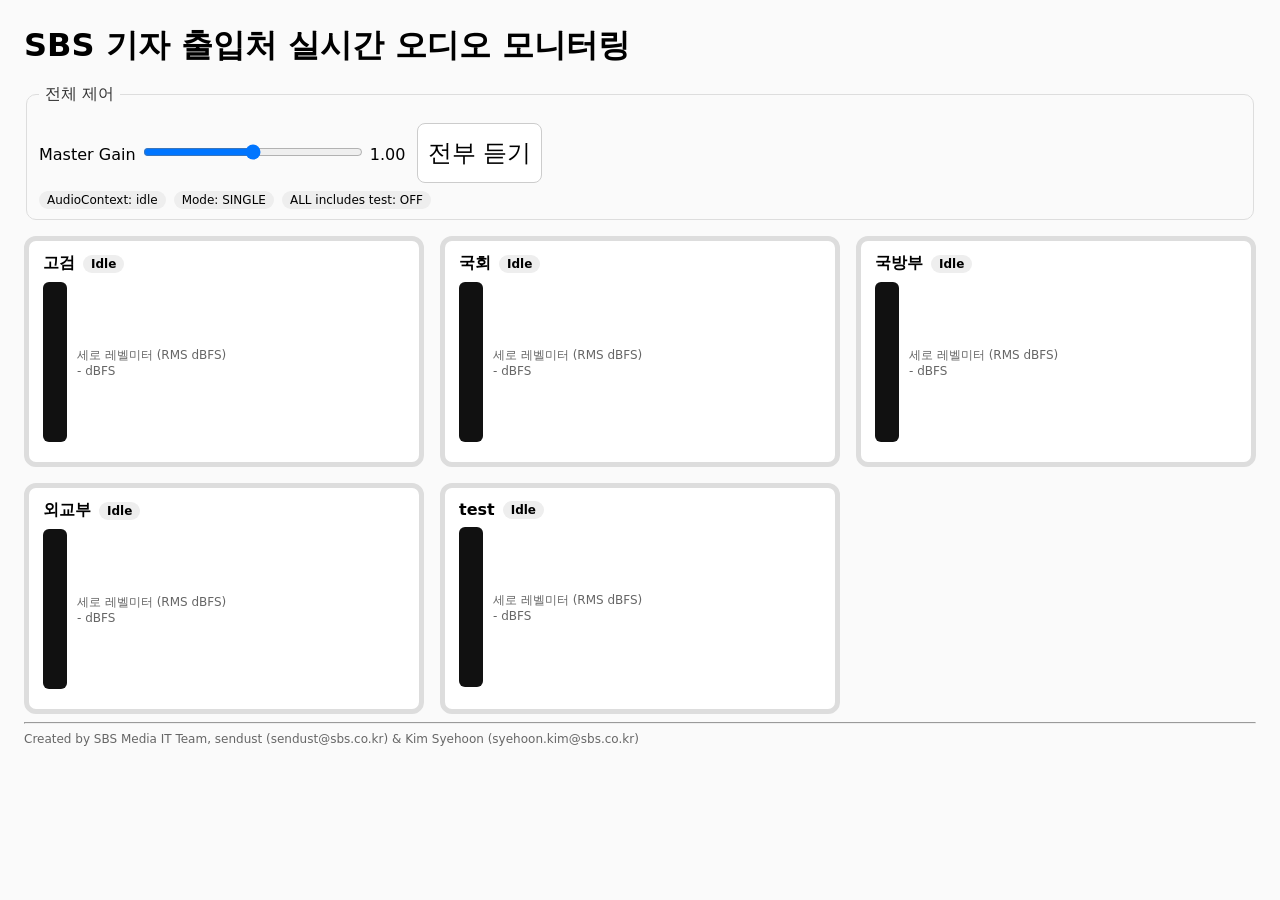
<file: webgui/index.html>
<!DOCTYPE html>
<html lang="ko">
  <head>
    <meta charset="UTF-8" />
    <title>SBS 기자 출입처 실시간 오디오 모니터링</title>
    <meta name="viewport" content="width=device-width, initial-scale=1" />
    <style>
      :root {
        --card-w: 320px;
        --meter-h: 160px;
        --card-selected-bg: #63bdfd; /* 선택 배경색 (옅은 파랑) */
        --card-hover-ring: rgba(30, 136, 229, 0.12);
      }
      body {
        font-family: system-ui, -apple-system, Segoe UI, Roboto,
          Apple SD Gothic Neo, sans-serif;
        background: #fafafa;
        margin: 24px;
      }
      h1 {
        margin: 0 0 16px 0;
      }
      .grid {
        display: grid;
        grid-template-columns: repeat(auto-fit, minmax(var(--card-w), 1fr));
        gap: 16px;
      }
      .card {
        background: #fff;
        border: 1px solid #ddd;
        border-radius: 12px;
        border-width: 5px;
        padding: 12px 14px;
        cursor: pointer;
        transition: background-color 140ms ease, border-color 120ms ease,
          box-shadow 120ms ease;
      }
      .card:hover {
        border-color: #182530 !important;
        box-shadow: 0 0 0 3px var(--card-hover-ring);
      }
      .card.selected {
        background: var(--card-selected-bg);
        border-color: #90caf9; /* 선택임을 미묘하게 보이게만 */
        box-shadow: 0 0 0 2px var(--card-hover-ring);
      }
      .title {
        font-weight: 600;
        margin-bottom: 8px;
        display: flex;
        align-items: center;
        gap: 8px;
      }
      .pill {
        font-size: 12px;
        background: #eee;
        padding: 2px 8px;
        border-radius: 9999px;
      }
      .row {
        display: flex;
        align-items: center;
        gap: 10px;
        margin: 8px 0;
        flex-wrap: wrap;
      }
      .meter {
        width: 24px;
        height: var(--meter-h);
        background: #111;
        border-radius: 6px;
      }
      .controls {
        display: flex;
        align-items: center;
        gap: 12px;
        flex-wrap: wrap;
      }
      .small {
        color: #666;
        font-size: 12px;
      }
      fieldset {
        border: 1px solid #ddd;
        border-radius: 10px;
        padding: 10px 12px;
        margin-bottom: 16px;
      }
      legend {
        color: #333;
        padding: 0 6px;
      }
      input[type="range"] {
        width: 220px;
      }
      .status {
        display: flex;
        gap: 8px;
        flex-wrap: wrap;
      }
      button {
        min-width: 120px;
        width: max-content;
        height: 60px;
        font-size: x-large;
        padding: 6px 10px;
        border: 1px solid #ccc;
        background: #fff;
        border-radius: 8px;
        cursor: pointer;
      }
      button:disabled {
        opacity: 0.5;
        cursor: not-allowed;
      }
    </style>
    <script src="./reader.js"></script>
  </head>
  <body>
    <h1>SBS 기자 출입처 실시간 오디오 모니터링</h1>

    <fieldset>
      <legend>전체 제어</legend>
      <div class="row controls">
        <label>
          Master Gain
          <input
            id="slMaster"
            type="range"
            min="0"
            max="2"
            step="0.01"
            value="1.00"
          />
          <span id="lblMaster">1.00</span>
        </label>

        <!-- Start 제거, 전부 듣기만 유지 -->
        <button id="btnAll" title="URL ?test=true 시 test 포함, 아니면 제외">
          전부 듣기
        </button>
      </div>

      <div id="globalStatus" class="status">
        <span class="pill" id="ctx">AudioContext: idle</span>
        <span class="pill" id="monMode">Mode: SINGLE</span>
        <span class="pill" id="testIncl">ALL includes test: OFF</span>
      </div>
    </fieldset>

    <div class="grid" id="grid"></div>

    <script>
      // ───────────────────────────────────────────────────────────────────
      // 설정
      const SOURCES = [
        {
          title: "고검",
          url: `http://${window.location.hostname}:8889/alsa10`,
        }, // 0
        {
          title: "국회",
          url: `http://${window.location.hostname}:8889/alsa11`,
        }, // 1
        {
          title: "국방부",
          url: `http://${window.location.hostname}:8889/alsa00`,
        }, // 2
        {
          title: "외교부",
          url: `http://${window.location.hostname}:8889/alsa01`,
        }, // 3
        { title: "test", url: `http://${window.location.hostname}:8889/test` }, // 4 (조건부 포함)
      ];
      const TEST_INDEX = 4;
      const whepUrl = (u) => u.replace(/\/$/, "") + "/whep";

      // URL 파라미터: ?test=true → 전부 듣기에 test 포함
      const params = new URLSearchParams(location.search);
      const includeTestInAll = params.get("test") === "true";

      // DOM
      const grid = document.getElementById("grid");
      const slMaster = document.getElementById("slMaster");
      const lblMaster = document.getElementById("lblMaster");
      const ctxEl = document.getElementById("ctx");
      const btnAll = document.getElementById("btnAll");
      const monModeEl = document.getElementById("monMode");
      const testInclEl = document.getElementById("testIncl");

      // 상태
      let audioCtx = null;
      let master = null;
      let routed = false;
      let started = false;

      let listenAllMode = false; // ALL/SINGLE
      let selectedIndex = null; // SINGLE 모드에서 선택된 인덱스

      const state = SOURCES.map(() => ({
        reader: null,
        remoteTrack: null,
        remoteStream: null,
        aud: null,
        srcNode: null,
        gainNode: null,
        analyser: null,
        meterRAF: 0,
        canvas: null,
        vctx: null,
        statusEl: null,
        levelEl: null,
        cardEl: null, // 카드 요소 참조(선택 표시용)
        readyResolve: null,
        ready: null,
      }));

      testInclEl.textContent =
        "ALL includes test: " + (includeTestInAll ? "ON" : "OFF");

      // ───────────────────────────────────────────────────────────────────
      // UI 생성 (라디오 제거, 카드 클릭으로 선택)
      SOURCES.forEach((s, i) => {
        const card = document.createElement("div");
        card.className = "card";
        card.id = `card${i}`;

        const title = document.createElement("div");
        title.className = "title";
        title.innerHTML = `${s.title} <span class="pill" id="st${i}">Idle</span>`;

        const meterWrap = document.createElement("div");
        meterWrap.className = "row";
        const canvas = document.createElement("canvas");
        canvas.className = "meter";
        canvas.id = `vz${i}`;
        meterWrap.appendChild(canvas);

        const labels = document.createElement("div");
        labels.innerHTML = `
          <div class="small">세로 레벨미터 (RMS dBFS)</div>
          <div class="small" id="lv${i}">- dBFS</div>`;
        meterWrap.appendChild(labels);

        card.appendChild(title);
        card.appendChild(meterWrap);
        grid.appendChild(card);

        // 상태 참조 저장
        state[i].canvas = canvas;
        state[i].vctx = canvas.getContext("2d");
        state[i].statusEl = document.getElementById(`st${i}`);
        state[i].levelEl = document.getElementById(`lv${i}`);
        state[i].cardEl = card;

        // 카드 클릭 → 사용자 제스처로 시작 + SINGLE 전환 + 하이라이트 갱신
        card.addEventListener("click", async () => {
          await ensureStartedFromGesture();
          listenAllMode = false;
          selectedIndex = i;
          updateModePill();
          applyCurrentMonitorMode();
          updateCardSelections();
        });
      });

      // 컨트롤 바인딩
      slMaster.addEventListener("input", () => {
        const v = parseFloat(slMaster.value);
        lblMaster.textContent = v.toFixed(2);
        if (master) master.gain.value = v;
      });

      // ‘전부 듣기’ → 시작/ALL 전환 + 하이라이트 반영
      btnAll.addEventListener("click", async () => {
        await ensureStartedFromGesture();
        listenAllMode = true;
        updateModePill();
        applyCurrentMonitorMode();
        updateCardSelections();
      });

      // ───────────────────────────────────────────────────────────────────
      // 최초 사용자 제스처로 시작
      async function ensureStartedFromGesture() {
        if (started) return;
        await startAll(); // 내부에서 AudioContext 생성/재개 + 소스 준비
      }

      async function startAll() {
        if (!audioCtx || audioCtx.state === "closed") {
          audioCtx = new (window.AudioContext || window.webkitAudioContext)({
            latencyHint: "playback",
            sampleRate: 48000,
          });
        }
        if (audioCtx.state === "suspended") {
          await audioCtx.resume();
        }
        updateCtxPill();

        master = new GainNode(audioCtx, { gain: parseFloat(slMaster.value) });
        if (!routed) {
          master.connect(audioCtx.destination);
          routed = true;
        }

        // 모든 소스에 리더 연결(동시에 미터까지 준비)
        await Promise.all(SOURCES.map((_, i) => startReader(i)));

        // 시작 직후 라우팅: 아직 선택 안 되었으면 무음 유지
        applyCurrentMonitorMode();

        started = true;
      }

      function updateCtxPill() {
        const st = audioCtx ? audioCtx.state : "idle";
        ctxEl.textContent = "AudioContext: " + st;
      }
      function updateModePill() {
        monModeEl.textContent = "Mode: " + (listenAllMode ? "ALL" : "SINGLE");
      }

      // ───────────────────────────────────────────────────────────────────
      // WebRTC 수신기
      async function startReader(i) {
        state[i].ready = new Promise((res) => (state[i].readyResolve = res));

        const reader = new MediaMTXWebRTCReader({
          url: whepUrl(SOURCES[i].url),
          onError: (e) => {
            console.error("[reader error]", i, e);
            setStatus(i, "Error");
          },
          onTrack: async (evt) => {
            if (evt.track.kind !== "audio") return;

            state[i].remoteTrack = evt.track;
            state[i].remoteStream = new MediaStream([evt.track]);

            // decode 안정화용 mute 오디오
            if (!state[i].aud) {
              state[i].aud = new Audio();
              state[i].aud.muted = true;
              state[i].aud.playsInline = true;
            }
            state[i].aud.srcObject = state[i].remoteStream;
            try {
              await state[i].aud.play();
            } catch (_) {}

            // WebAudio 경로
            try {
              state[i].srcNode?.disconnect();
            } catch {}
            state[i].srcNode = audioCtx.createMediaStreamSource(
              state[i].remoteStream
            );
            try {
              state[i].srcNode.channelCount = 1;
              state[i].srcNode.channelCountMode = "explicit";
              state[i].srcNode.channelInterpretation = "discrete";
            } catch {}

            state[i].gainNode = new GainNode(audioCtx, { gain: 0 });
            state[i].srcNode.connect(state[i].gainNode);
            state[i].gainNode.connect(master);

            state[i].analyser = new AnalyserNode(audioCtx, {
              fftSize: 2048,
              smoothingTimeConstant: 0.0,
            });
            try {
              state[i].analyser.channelCount = 1;
              state[i].analyser.channelCountMode = "explicit";
              state[i].analyser.channelInterpretation = "discrete";
            } catch {}
            state[i].srcNode.connect(state[i].analyser);

            setStatus(i, "Connected");
            state[i].readyResolve?.();

            // 미터 시작 및 현재 모드 라우팅(트랙 교체 대응)
            startMeter(i);
            applyCurrentMonitorMode();
          },
        });

        state[i].reader = reader;
        try {
          await reader.start?.();
          setStatus(i, "Starting…");
        } catch (e) {
          console.warn("reader.start?", i, e);
          setStatus(i, "Start error");
        }

        await state[i].ready;
      }

      function setStatus(i, text) {
        if (state[i].statusEl) state[i].statusEl.textContent = text;
      }

      // ───────────────────────────────────────────────────────────────────
      // 라우팅
      function applyCurrentMonitorMode() {
        if (!started) return; // 아직 시작 전이면 아무 것도 하지 않음
        if (listenAllMode) applyAllListen();
        else applySingleSelection();
      }

      // SINGLE: 선택 인덱스만 재생(미선택이면 모두 mute)
      function applySingleSelection() {
        state.forEach((st, i) => {
          if (!st.gainNode) return;
          st.gainNode.gain.value = selectedIndex === i ? 1 : 0;
        });
      }

      // ALL: test 포함 여부는 URL 파라미터로 결정
      function applyAllListen() {
        state.forEach((st, i) => {
          if (!st.gainNode) return;
          const includeThis = includeTestInAll ? true : i !== TEST_INDEX;
          st.gainNode.gain.value = includeThis ? 1 : 0;
        });
      }

      // ───────────────────────────────────────────────────────────────────
      // 카드 선택 표시(테두리 파란색)
      function updateCardSelections() {
        state.forEach((st, i) => {
          const card = st.cardEl;
          if (!card) return;

          if (listenAllMode) {
            // ALL 모드: test 포함 여부 반영
            const includeThis = includeTestInAll ? true : i !== TEST_INDEX;
            card.classList.toggle("selected", includeThis);
          } else {
            // SINGLE 모드: 선택된 카드만 표시
            card.classList.toggle("selected", selectedIndex === i);
          }
        });
      }

      // ───────────────────────────────────────────────────────────────────
      // 레벨 미터
      function startMeter(i) {
        cancelAnimationFrame(state[i].meterRAF);
        const canvas = state[i].canvas,
          vctx = state[i].vctx;
        let analyser = state[i].analyser;
        const levelEl = state[i].levelEl;
        if (!canvas || !vctx || !analyser) return;

        const DPR = window.devicePixelRatio || 1;
        const WCSS = canvas.clientWidth || 24;
        const HCSS = canvas.clientHeight || 160;
        canvas.width = Math.max(1, WCSS * DPR);
        canvas.height = Math.max(1, HCSS * DPR);
        vctx.setTransform(DPR, 0, 0, DPR, 0, 0);

        const dbMin = -100,
          dbMax = 0;
        const clamp = (x, lo, hi) => Math.min(hi, Math.max(lo, x));
        const dbToH = (dB) =>
          ((clamp(dB, dbMin, dbMax) - dbMin) / (dbMax - dbMin)) * HCSS;

        function drawGrid() {
          vctx.strokeStyle = "#2a2a2a";
          [0, -20, -40, -60, -80, -100].forEach((d) => {
            const y = HCSS - dbToH(d);
            vctx.beginPath();
            vctx.moveTo(0, y);
            vctx.lineTo(WCSS, y);
            vctx.stroke();
          });
        }

        const useFloat = typeof analyser.getFloatTimeDomainData === "function";
        let bufF = useFloat ? new Float32Array(analyser.fftSize) : null;
        let bufB = useFloat ? null : new Uint8Array(analyser.fftSize);

        function refreshBuffersIfNeeded(a) {
          if (useFloat) {
            if (!bufF || bufF.length !== a.fftSize)
              bufF = new Float32Array(a.fftSize);
          } else {
            if (!bufB || bufB.length !== a.fftSize)
              bufB = new Uint8Array(a.fftSize);
          }
        }

        function measureDB(a) {
          refreshBuffersIfNeeded(a);
          if (useFloat) {
            a.getFloatTimeDomainData(bufF);
            let mean = 0;
            for (let k = 0; k < bufF.length; k++) mean += bufF[k];
            mean /= bufF.length;
            let sum = 0;
            for (let k = 0; k < bufF.length; k++) {
              const x = bufF[k] - mean;
              sum += x * x;
            }
            let rms = Math.sqrt(sum / bufF.length);
            if (rms < 1e-5) rms = 0;
            const dB = 20 * Math.log10(Math.max(rms, 1e-12));
            return Math.max(dB, -100);
          } else {
            a.getByteTimeDomainData(bufB);
            let mean = 0;
            for (let k = 0; k < bufB.length; k++) mean += (bufB[k] - 128) / 128;
            mean /= bufB.length;
            let sum = 0;
            for (let k = 0; k < bufB.length; k++) {
              const x = (bufB[k] - 128) / 128 - mean;
              sum += x * x;
            }
            let rms = Math.sqrt(sum / bufB.length);
            if (rms < 5e-3) rms = 0;
            const dB = 20 * Math.log10(Math.max(rms, 1e-12));
            return Math.max(dB, -90);
          }
        }

        function tick() {
          state[i].meterRAF = requestAnimationFrame(tick);

          if (state[i].analyser && state[i].analyser !== analyser) {
            analyser = state[i].analyser;
            bufF = useFloat ? new Float32Array(analyser.fftSize) : null;
            bufB = useFloat ? null : new Uint8Array(analyser.fftSize);
          }

          const dB = measureDB(analyser);

          vctx.fillStyle = "#111";
          vctx.fillRect(0, 0, WCSS, HCSS);
          drawGrid();

          const h = dbToH(dB);
          vctx.fillStyle = "#4caf50";
          vctx.fillRect(4, HCSS - h, WCSS - 8, h);

          if (levelEl) levelEl.textContent = `${dB.toFixed(1)} dBFS`;
        }

        tick();
      }

      // 초기 표시(시작 전): SINGLE 모드, 선택 없음 → 하이라이트 없음
      updateCardSelections();
    </script>

    <hr />
    <div class="small">
      Created by SBS Media IT Team, sendust (sendust@sbs.co.kr) & Kim Syehoon
      (syehoon.kim@sbs.co.kr)
    </div>
  </body>
</html>
</file>
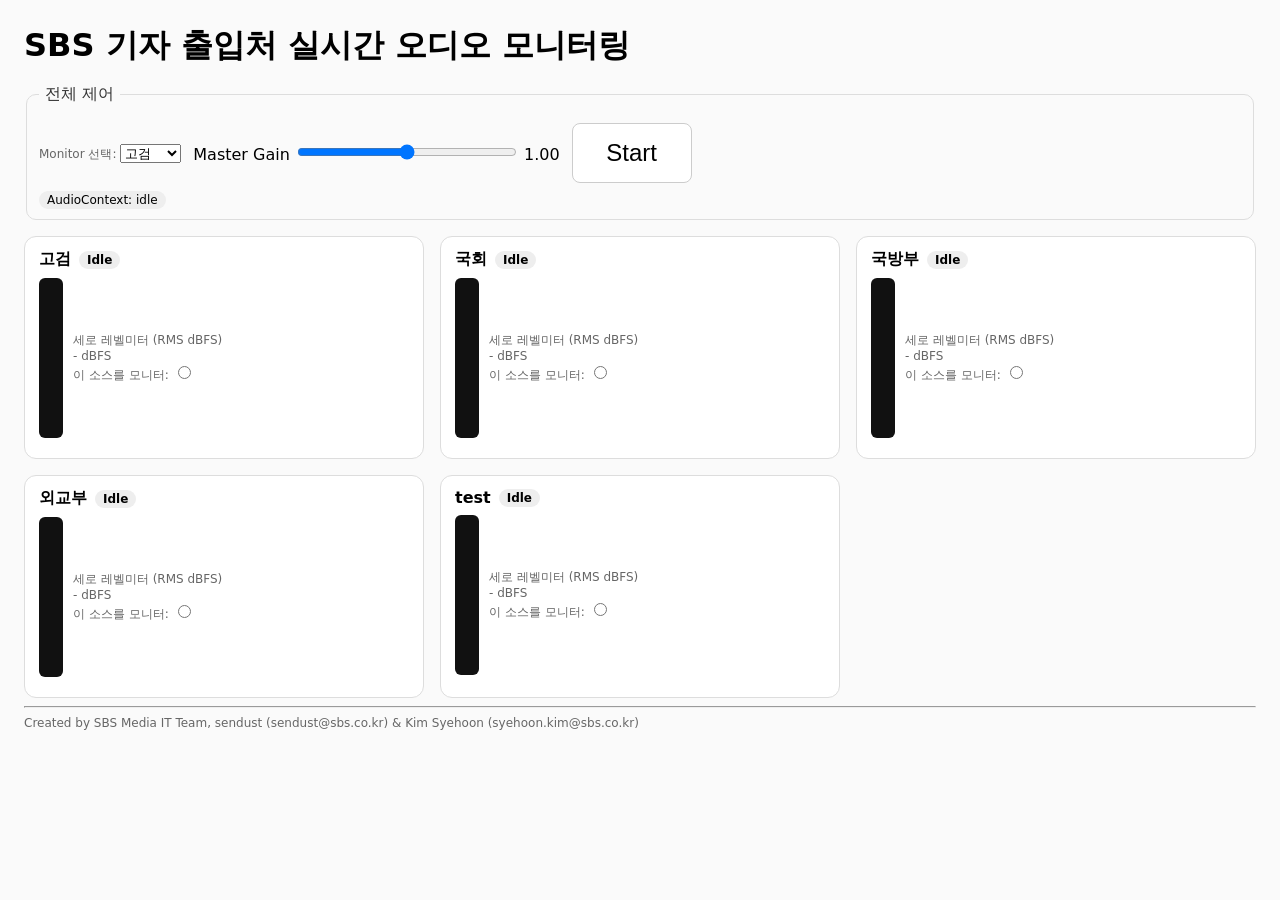
<file: webgui/index_bak.html>
<!DOCTYPE html>
<html lang="ko">
  <head>
    <meta charset="UTF-8" />
    <title>SBS 기자 출입처 실시간 오디오 모니터링</title>
    <meta name="viewport" content="width=device-width, initial-scale=1" />
    <style>
      :root {
        --card-w: 320px;
        --meter-h: 160px;
      }
      body {
        font-family: system-ui, -apple-system, Segoe UI, Roboto,
          Apple SD Gothic Neo, sans-serif;
        background: #fafafa;
        margin: 24px;
      }
      h1 {
        margin: 0 0 16px 0;
      }
      .grid {
        display: grid;
        grid-template-columns: repeat(auto-fit, minmax(var(--card-w), 1fr));
        gap: 16px;
      }
      .card {
        background: #fff;
        border: 1px solid #ddd;
        border-radius: 12px;
        padding: 12px 14px;
      }
      .title {
        font-weight: 600;
        margin-bottom: 8px;
        display: flex;
        align-items: center;
        gap: 8px;
      }
      .pill {
        font-size: 12px;
        background: #eee;
        padding: 2px 8px;
        border-radius: 9999px;
      }
      .row {
        display: flex;
        align-items: center;
        gap: 10px;
        margin: 8px 0;
        flex-wrap: wrap;
      }
      .meter {
        width: 24px;
        height: var(--meter-h);
        background: #111;
        border-radius: 6px;
      }
      .controls {
        display: flex;
        align-items: center;
        gap: 12px;
        flex-wrap: wrap;
      }
      .small {
        color: #666;
        font-size: 12px;
      }
      fieldset {
        border: 1px solid #ddd;
        border-radius: 10px;
        padding: 10px 12px;
        margin-bottom: 16px;
      }
      legend {
        color: #333;
        padding: 0 6px;
      }
      input[type="range"] {
        width: 220px;
      }
      .status {
        display: flex;
        gap: 8px;
        flex-wrap: wrap;
      }
      button {
        width: 120px;
        height: 60px;
        font-size: x-large;
        padding: 6px 10px;
        border: 1px solid #ccc;
        background: #fff;
        border-radius: 8px;
        cursor: pointer;
      }
      button:disabled {
        opacity: 0.5;
        cursor: not-allowed;
      }
    </style>
    <!-- MediaMTX WebRTC helper (동일 오리진에서 서비스) -->
    <script src="./reader.js"></script>
  </head>
  <body>
    <h1>SBS 기자 출입처 실시간 오디오 모니터링</h1>

    <fieldset>
      <legend>전체 제어</legend>
      <div class="row controls">
        <label class="small">
          Monitor 선택:
          <select id="selMonitor">
            <option value="0">고검</option>
            <option value="1">국회</option>
            <option value="2">국방부</option>
            <option value="3">외교부</option>
            <option value="4">test</option>
          </select>
        </label>

        <label>
          Master Gain
          <input
            id="slMaster"
            type="range"
            min="0"
            max="2"
            step="0.01"
            value="1.00"
          />
          <span id="lblMaster">1.00</span>
        </label>

        <button id="btnStart">Start</button>
      </div>

      <div id="globalStatus" class="status">
        <span class="pill" id="ctx">AudioContext: idle</span>
      </div>
    </fieldset>

    <div class="grid" id="grid"></div>

    <script>
      // ───────────────────────────────────────────────────────────────────
      // 구성: 모노 스트림(WebRTC → MediaStream → WebAudio)
      const SOURCES = [
        { title: "고검", url: "http://10.10.107.109:8889/alsa10" },
        { title: "국회", url: "http://10.10.107.109:8889/alsa11" },
        { title: "국방부", url: "http://10.10.107.109:8889/alsa00" },
        { title: "외교부", url: "http://10.10.107.109:8889/alsa01" },
        { title: "test", url: "http://10.10.107.109:8889/test" },
      ];
      const whepUrl = (u) => u.replace(/\/$/, "") + "/whep";

      const grid = document.getElementById("grid");
      const selMonitor = document.getElementById("selMonitor");
      const slMaster = document.getElementById("slMaster");
      const lblMaster = document.getElementById("lblMaster");
      const ctxEl = document.getElementById("ctx");
      const btnStart = document.getElementById("btnStart");

      let audioCtx = null;
      let master = null;
      let routed = false;
      let started = false;

      const state = SOURCES.map(() => ({
        reader: null,
        remoteTrack: null,
        remoteStream: null,
        aud: null, // decode 용 <audio> (mute)
        srcNode: null, // MediaStreamSource
        gainNode: null, // 모니터 선택된 소스만 1, 나머지 0
        analyser: null, // 레벨미터
        meterRAF: 0,
        canvas: null,
        vctx: null,
        statusEl: null,
        levelEl: null,
        readyResolve: null,
        ready: null,
      }));

      // ───────────────────────────────────────────────────────────────────
      // UI 생성(초기 1회)
      SOURCES.forEach((s, i) => {
        const card = document.createElement("div");
        card.className = "card";

        const title = document.createElement("div");
        title.className = "title";
        title.innerHTML = `${s.title} <span class="pill" id="st${i}">Idle</span>`;

        const meterWrap = document.createElement("div");
        meterWrap.className = "row";
        const canvas = document.createElement("canvas");
        canvas.className = "meter";
        canvas.id = `vz${i}`;
        meterWrap.appendChild(canvas);

        const labels = document.createElement("div");
        labels.innerHTML = `
          <div class="small">세로 레벨미터 (RMS dBFS)</div>
          <div class="small" id="lv${i}">- dBFS</div>
          <div class="small">이 소스를 모니터:
            <input type="radio" name="mon" value="${i}" id="mon${i}">
          </div>`;
        meterWrap.appendChild(labels);

        card.appendChild(title);
        card.appendChild(meterWrap);
        grid.appendChild(card);

        state[i].canvas = canvas;
        state[i].vctx = canvas.getContext("2d");
        state[i].statusEl = document.getElementById(`st${i}`);
        state[i].levelEl = document.getElementById(`lv${i}`);

        document.getElementById(`mon${i}`).addEventListener("change", () => {
          if (document.getElementById(`mon${i}`).checked) {
            selMonitor.value = String(i);
            applyMonitorSelection();
          }
        });
      });

      // 컨트롤 바인딩
      selMonitor.addEventListener("change", applyMonitorSelection);
      slMaster.addEventListener("input", () => {
        const v = parseFloat(slMaster.value);
        lblMaster.textContent = v.toFixed(2);
        if (master) master.gain.value = v;
      });
      btnStart.addEventListener("click", startAll);

      // ───────────────────────────────────────────────────────────────────
      // Start 버튼: AudioContext 생성/재개 + 모든 소스 연결
      async function startAll() {
        if (started) return;

        // 1) AudioContext 준비
        if (!audioCtx || audioCtx.state === "closed") {
          audioCtx = new (window.AudioContext || window.webkitAudioContext)({
            latencyHint: "playback",
            sampleRate: 48000,
          });
        }
        if (audioCtx.state === "suspended") {
          await audioCtx.resume();
        }
        updateCtxPill();

        // 2) 마스터 체인
        master = new GainNode(audioCtx, { gain: parseFloat(slMaster.value) });
        if (!routed) {
          master.connect(audioCtx.destination);
          routed = true;
        }

        // 3) 소스 연결
        await Promise.all(SOURCES.map((_, i) => startReader(i)));

        // 4) 기본 모니터 적용 (select의 현재 값 사용)
        applyMonitorSelection();

        started = true;
        btnStart.disabled = true;
      }

      // Stop 버튼: AudioContext suspend + 해제/정리
      async function stopAll() {
        // 재생 음소거
        state.forEach((st) => {
          if (st.gainNode) st.gainNode.gain.value = 0;
        });

        // 미터 정지 및 경로 해제
        state.forEach((st, i) => {
          cancelAnimationFrame(st.meterRAF);
          st.meterRAF = 0;
          try {
            st.srcNode && st.srcNode.disconnect();
          } catch {}
          try {
            st.gainNode && st.gainNode.disconnect();
          } catch {}
          try {
            st.analyser && st.analyser.disconnect();
          } catch {}

          st.srcNode = null;
          st.gainNode = null;
          st.analyser = null;

          // mute <audio> 정지
          if (st.aud) {
            try {
              st.aud.pause();
            } catch {}
            st.aud.srcObject = null;
          }

          // 상태 표시
          setStatus(i, "Stopped");
          if (st.levelEl) st.levelEl.textContent = `- dBFS`;
          if (st.vctx && st.canvas) {
            st.vctx.fillStyle = "#111";
            st.vctx.fillRect(
              0,
              0,
              st.canvas.clientWidth,
              st.canvas.clientHeight
            );
          }

          // WebRTC 리더 중지(미지원이면 무시)
          try {
            st.reader?.stop?.();
          } catch {}
          st.reader = null;
          st.remoteTrack = null;
          st.remoteStream = null;
        });

        // 마스터 해제
        try {
          master && master.disconnect();
        } catch {}
        master = null;
        routed = false;

        // 오디오 컨텍스트 suspend
        if (audioCtx && audioCtx.state === "running") {
          try {
            await audioCtx.suspend();
          } catch {}
        }
        updateCtxPill();

        started = false;
        btnStart.disabled = false;
      }

      function updateCtxPill() {
        const st = audioCtx ? audioCtx.state : "idle";
        ctxEl.textContent = "AudioContext: " + st;
      }

      // ───────────────────────────────────────────────────────────────────
      // WebRTC 수신기 시작 (소스 i)
      async function startReader(i) {
        state[i].ready = new Promise((res) => (state[i].readyResolve = res));

        const reader = new MediaMTXWebRTCReader({
          url: whepUrl(SOURCES[i].url),
          onError: (e) => {
            console.error("[reader error]", i, e);
            setStatus(i, "Error");
          },
          onTrack: async (evt) => {
            if (evt.track.kind !== "audio") return;

            state[i].remoteTrack = evt.track;
            state[i].remoteStream = new MediaStream([evt.track]);

            // decode 안정화: mute된 <audio>로 재생 시도
            if (!state[i].aud) {
              state[i].aud = new Audio();
              state[i].aud.muted = true;
              state[i].aud.playsInline = true;
            }
            state[i].aud.srcObject = state[i].remoteStream;
            try {
              await state[i].aud.play();
            } catch (_) {}

            // WebAudio 경로
            try {
              state[i].srcNode?.disconnect();
            } catch {}
            state[i].srcNode = audioCtx.createMediaStreamSource(
              state[i].remoteStream
            );
            try {
              state[i].srcNode.channelCount = 1;
              state[i].srcNode.channelCountMode = "explicit";
              state[i].srcNode.channelInterpretation = "discrete";
            } catch {}

            // 재생용 게인 (선택된 소스만 1)
            state[i].gainNode = new GainNode(audioCtx, { gain: 0 });
            state[i].srcNode.connect(state[i].gainNode);
            state[i].gainNode.connect(master);

            // 분석용 아날라이저(항상 연결 → 재생 안 해도 레벨 표시)
            state[i].analyser = new AnalyserNode(audioCtx, {
              fftSize: 2048,
              smoothingTimeConstant: 0.0,
            });
            try {
              state[i].analyser.channelCount = 1;
              state[i].analyser.channelCountMode = "explicit";
              state[i].analyser.channelInterpretation = "discrete";
            } catch {}
            state[i].srcNode.connect(state[i].analyser);

            setStatus(i, "Connected");
            state[i].readyResolve?.();

            // 미터 시작 및 모니터 적용
            startMeter(i);
            applyMonitorSelection();
          },
        });

        state[i].reader = reader;
        try {
          await reader.start?.();
          setStatus(i, "Starting…");
        } catch (e) {
          console.warn("reader.start?", i, e);
          setStatus(i, "Start error");
        }

        await state[i].ready; // 트랙 도착 대기
      }

      function setStatus(i, text) {
        if (state[i].statusEl) state[i].statusEl.textContent = text;
      }

      // ───────────────────────────────────────────────────────────────────
      // 모니터 선택(싱글)
      function applyMonitorSelection() {
        const sel = selMonitor.value; // "0".."4"
        state.forEach((st, i) => {
          if (!st.gainNode) return;
          st.gainNode.gain.value = Number(sel) === i ? 1 : 0;
        });

        // 라디오 버튼 동기화
        for (let i = 0; i < SOURCES.length; i++) {
          const r = document.getElementById(`mon${i}`);
          if (r) r.checked = Number(sel) === i;
        }
      }

      // ───────────────────────────────────────────────────────────────────
      // 세로 레벨 미터 (소스별 1개)
      function startMeter(i) {
        cancelAnimationFrame(state[i].meterRAF);
        const canvas = state[i].canvas;
        const vctx = state[i].vctx;
        let analyser = state[i].analyser;
        const levelEl = state[i].levelEl;
        if (!canvas || !vctx || !analyser) return;

        // 캔버스 사이징
        const DPR = window.devicePixelRatio || 1;
        const WCSS = canvas.clientWidth || 24;
        const HCSS = canvas.clientHeight || 160;
        canvas.width = Math.max(1, WCSS * DPR);
        canvas.height = Math.max(1, HCSS * DPR);
        vctx.setTransform(DPR, 0, 0, DPR, 0, 0);

        const dbMin = -100,
          dbMax = 0;
        const clamp = (x, lo, hi) => Math.min(hi, Math.max(lo, x));
        const dbToH = (dB) =>
          ((clamp(dB, dbMin, dbMax) - dbMin) / (dbMax - dbMin)) * HCSS;

        function drawGrid() {
          vctx.strokeStyle = "#2a2a2a";
          [0, -20, -40, -60, -80, -100].forEach((d) => {
            const y = HCSS - dbToH(d);
            vctx.beginPath();
            vctx.moveTo(0, y);
            vctx.lineTo(WCSS, y);
            vctx.stroke();
          });
        }

        // 버퍼: 가능하면 float, 아니면 byte
        const useFloat = typeof analyser.getFloatTimeDomainData === "function";
        let bufF = useFloat ? new Float32Array(analyser.fftSize) : null;
        let bufB = useFloat ? null : new Uint8Array(analyser.fftSize);

        function refreshBuffersIfNeeded(a) {
          if (useFloat) {
            if (!bufF || bufF.length !== a.fftSize)
              bufF = new Float32Array(a.fftSize);
          } else {
            if (!bufB || bufB.length !== a.fftSize)
              bufB = new Uint8Array(a.fftSize);
          }
        }

        function measureDB(a) {
          refreshBuffersIfNeeded(a);

          if (useFloat) {
            a.getFloatTimeDomainData(bufF);
            // DC 제거
            let mean = 0;
            for (let k = 0; k < bufF.length; k++) mean += bufF[k];
            mean /= bufF.length;

            let sum = 0;
            for (let k = 0; k < bufF.length; k++) {
              const x = bufF[k] - mean;
              sum += x * x;
            }
            let rms = Math.sqrt(sum / bufF.length);
            if (rms < 1e-5) rms = 0; // 무음 게이트
            const dB = 20 * Math.log10(Math.max(rms, 1e-12));
            return Math.max(dB, -100);
          } else {
            a.getByteTimeDomainData(bufB);
            let mean = 0;
            for (let k = 0; k < bufB.length; k++) mean += (bufB[k] - 128) / 128;
            mean /= bufB.length;

            let sum = 0;
            for (let k = 0; k < bufB.length; k++) {
              const x = (bufB[k] - 128) / 128 - mean;
              sum += x * x;
            }
            let rms = Math.sqrt(sum / bufB.length);
            if (rms < 5e-3) rms = 0; // 무음 게이트(바이트 모드)
            const dB = 20 * Math.log10(Math.max(rms, 1e-12));
            return Math.max(dB, -90);
          }
        }

        function tick() {
          state[i].meterRAF = requestAnimationFrame(tick);

          // onTrack 재호출 등으로 analyser가 교체됐을 수 있음
          if (state[i].analyser && state[i].analyser !== analyser) {
            analyser = state[i].analyser;
            bufF = useFloat ? new Float32Array(analyser.fftSize) : null;
            bufB = useFloat ? null : new Uint8Array(analyser.fftSize);
          }

          const dB = measureDB(analyser);

          vctx.fillStyle = "#111";
          vctx.fillRect(0, 0, WCSS, HCSS);
          drawGrid();

          const h = dbToH(dB);
          vctx.fillStyle = "#4caf50";
          vctx.fillRect(4, HCSS - h, WCSS - 8, h);

          if (levelEl) levelEl.textContent = `${dB.toFixed(1)} dBFS`;
        }

        tick();
      }
    </script>

    <hr />
    <div class="small">
      Created by SBS Media IT Team, sendust (sendust@sbs.co.kr) & Kim Syehoon
      (syehoon.kim@sbs.co.kr)
    </div>
  </body>
</html>
</file>
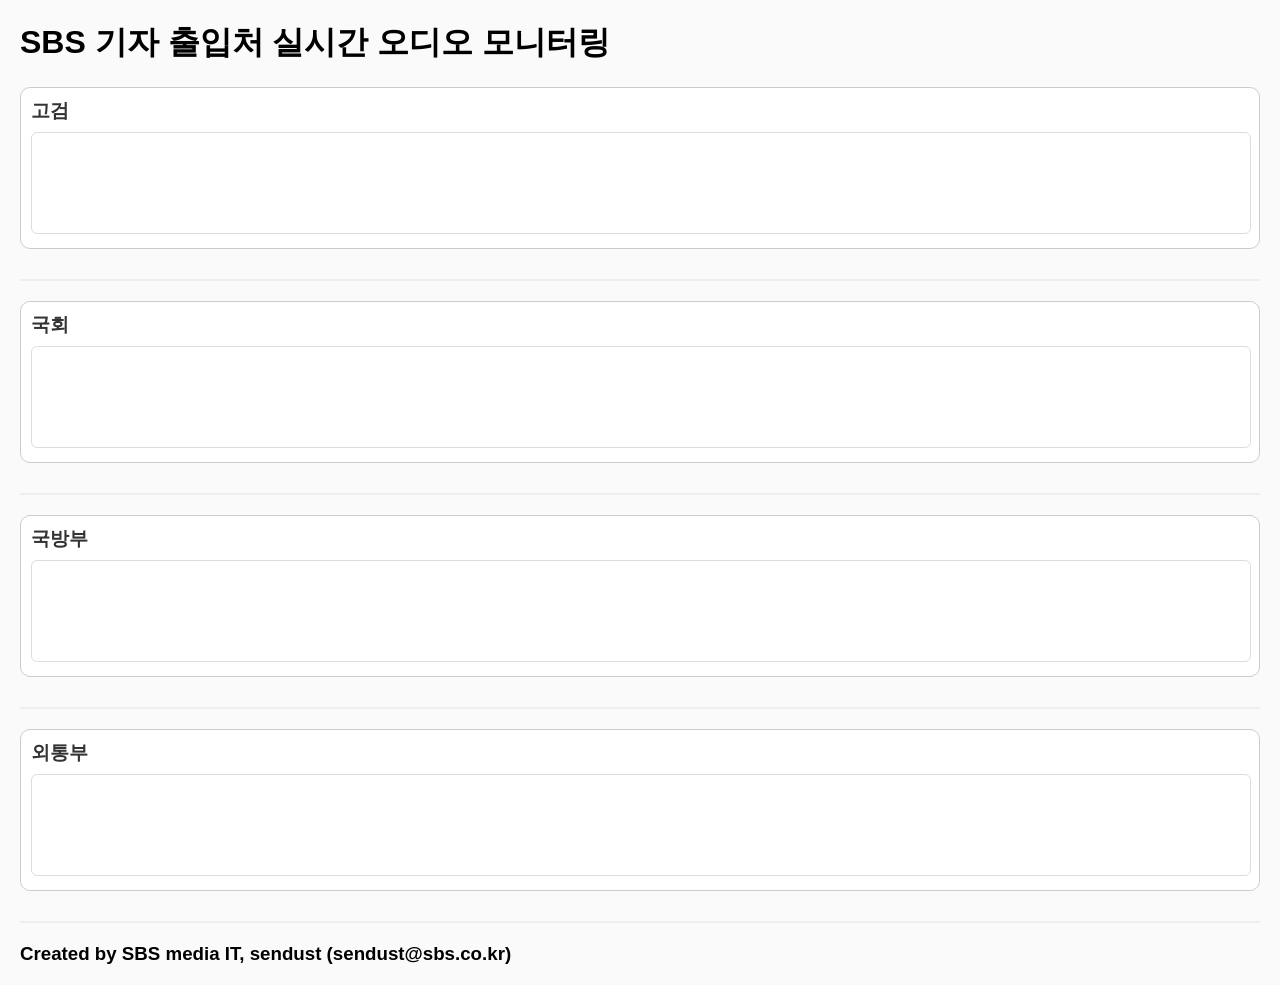
<file: webgui/index_iframe_based.html>
<!DOCTYPE html>
<html lang="ko">
<head>
<meta charset="UTF-8">
<title>SBS 기자 출입처 모니터링 페이지</title>
<style>
  body {
    font-family: Arial, sans-serif;
    background-color: #fafafa;
    margin: 20px;
  }
  .section {
    margin-bottom: 30px;
    padding: 10px;
    border: 1px solid #ccc;
    border-radius: 10px;
    background-color: #fff;
  }
  .section-title {
    font-size: 1.2em;
    font-weight: bold;
    margin-bottom: 8px;
    color: #333;
  }
  iframe {
    width: 100%;
    height: 100px;
    border: 1px solid #ddd;
    border-radius: 6px;
  }
  hr {
    border: 0;
    border-top: 2px solid #eee;
    margin: 20px 0;
  }
</style>
</head>
<body>

<h1>SBS 기자 출입처 실시간 오디오 모니터링</h1>
<div id="container"></div>

<script>
const l_iframe = [
  { title: "고검", url: "http://10.10.107.109:8889/alsa10" },
  { title: "국회", url: "http://10.10.107.109:8889/alsa11" },
  { title: "국방부", url: "http://10.10.107.109:8889/alsa00" },
  { title: "외통부", url: "http://10.10.107.109:8889/alsa01" }
];

const container = document.getElementById('container');

l_iframe.forEach((item, index) => {
  const section = document.createElement('div');
  section.className = 'section';

  const title = document.createElement('div');
  title.className = 'section-title';
  title.textContent = item.title;

  const iframe = document.createElement('iframe');
  iframe.src = item.url;
  iframe.loading = 'lazy';

  section.appendChild(title);
  section.appendChild(iframe);
  container.appendChild(section);

  // 구분선 추가 (마지막 항목 제외)
  if (index < l_iframe.length - 1) {
    const hr = document.createElement('hr');
    container.appendChild(hr);
  }
});
</script>

<hr>
<div>
<h3>Created by SBS media IT, sendust (sendust@sbs.co.kr) </h3>
</div>
</body>
</html>
</file>
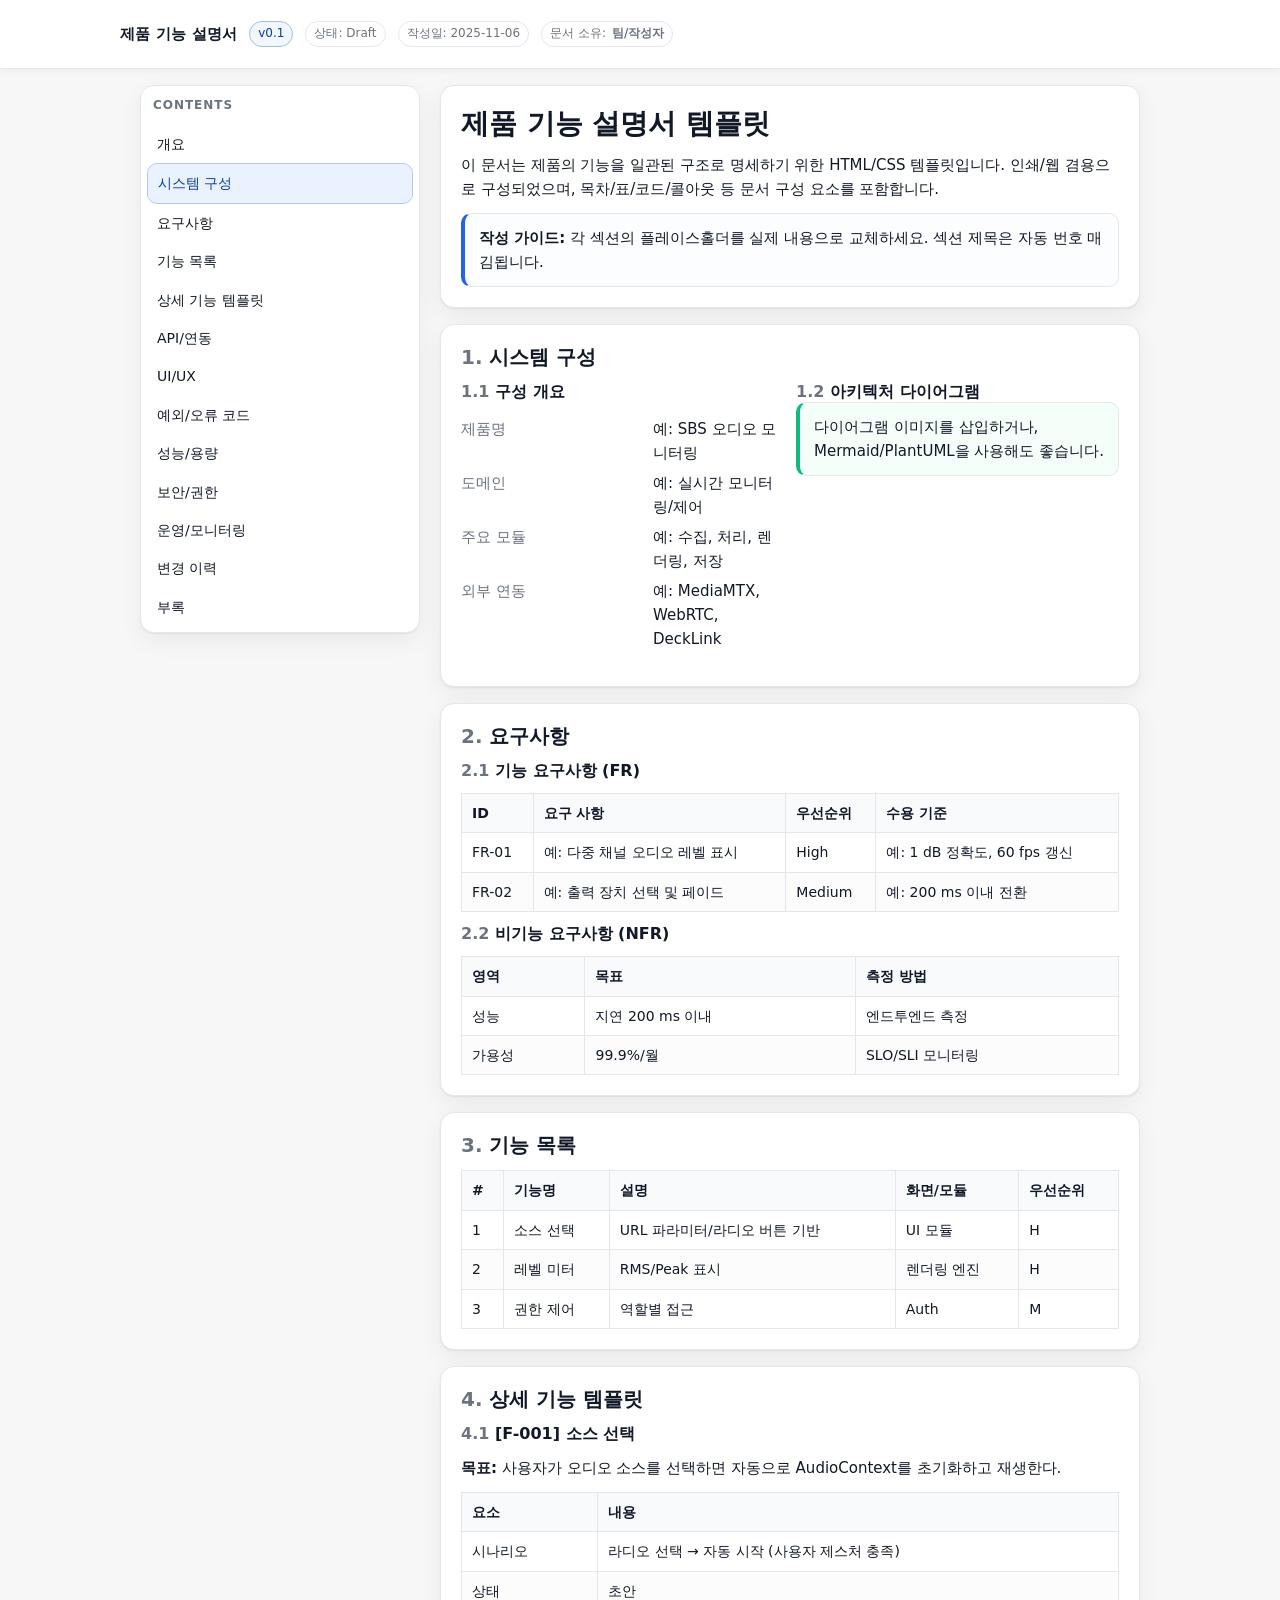
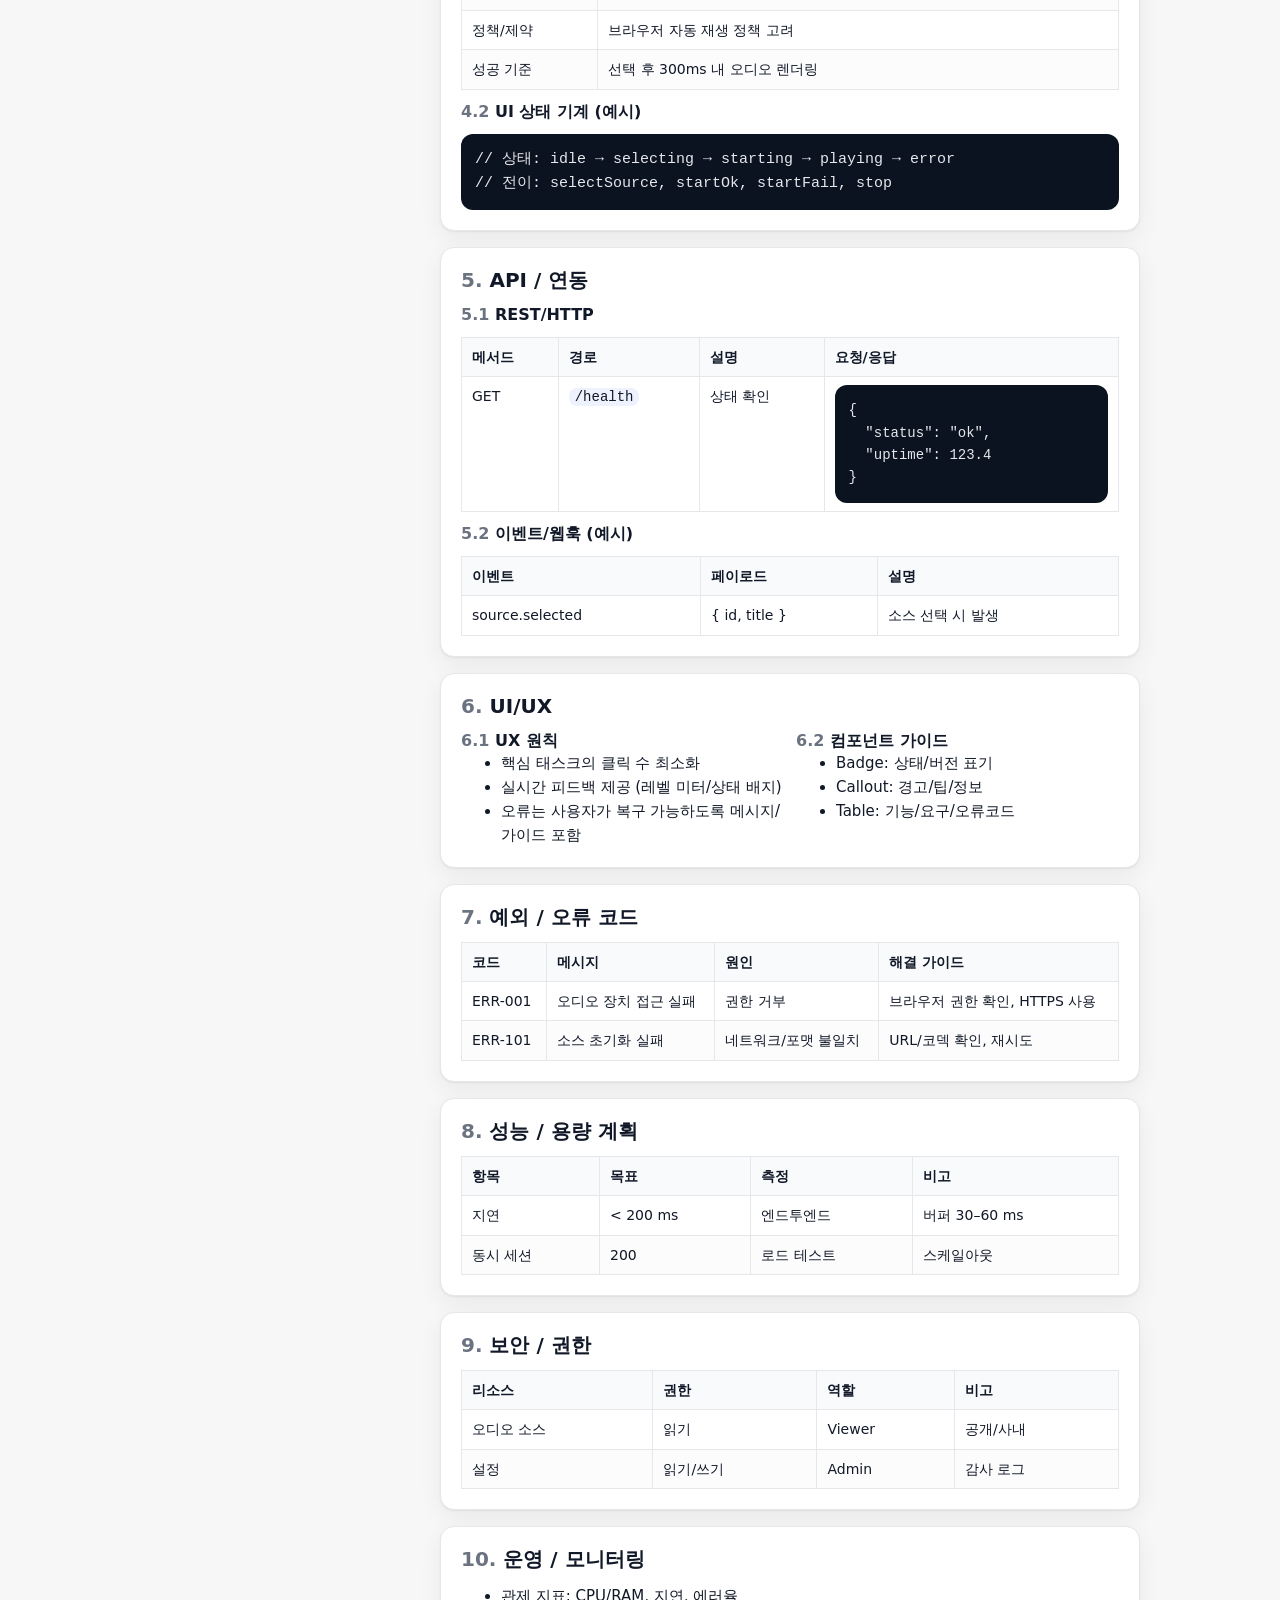
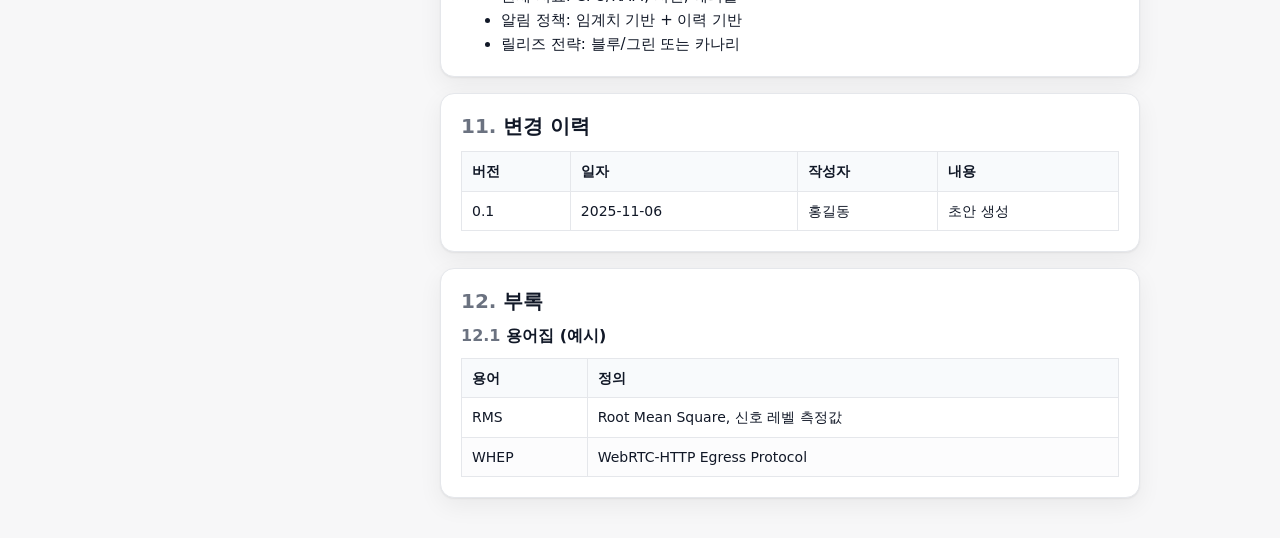
<file: webgui/help/help_sample.html>
<!DOCTYPE html>
<html lang="ko">
  <head>
    <meta charset="utf-8" />
    <meta name="viewport" content="width=device-width, initial-scale=1" />
    <title>제품 기능 설명서 - 템플릿</title>
    <style>
      :root {
        --bg: #f7f7f8;
        --panel: #ffffff;
        --ink: #111827;
        --muted: #6b7280;
        --border: #e5e7eb;
        --primary: #2563eb;
        --primary-ink: #0b3ea8;
        --accent: #10b981;
        --warn: #f59e0b;
        --danger: #ef4444;
        --code-bg: #0b1220;
        --code-ink: #e5e7eb;
        --radius: 14px;
        --shadow: 0 1px 2px rgba(0, 0, 0, 0.06), 0 8px 24px rgba(0, 0, 0, 0.06);
        --content-w: 1040px;
        --nav-w: 280px;
        --topbar-h: 48px; /* 초기값(FOUC 방지) */
      }

      html,
      body {
        margin: 0;
        color: var(--ink);
        background: var(--bg);
        font: 15px/1.6 system-ui, -apple-system, Segoe UI, Roboto,
          "Apple SD Gothic Neo", Noto Sans KR, sans-serif;
        -webkit-font-smoothing: antialiased;
      }

      /* Topbar (고정) */
      .topbar {
        position: fixed;
        top: 0;
        left: 0;
        right: 0;
        z-index: 30;
        -webkit-backdrop-filter: blur(8px);
        backdrop-filter: blur(8px);
        background: #fff;
        border-bottom: 1px solid var(--border);
        box-shadow: 0 2px 8px rgba(0, 0, 0, 0.05);
      }
      .topbar .inner {
        max-width: var(--content-w);
        margin: 0 auto;
        padding: 10px 20px;
        display: flex;
        align-items: center;
        gap: 12px;
        flex-wrap: wrap;
        min-height: 48px;
      }
      .product {
        font-weight: 700;
        letter-spacing: 0.2px;
      }
      .badge {
        display: inline-flex;
        align-items: center;
        gap: 6px;
        padding: 2px 8px;
        border-radius: 999px;
        border: 1px solid var(--border);
        background: #fff;
        color: var(--muted);
        font-size: 12px;
      }
      .badge.primary {
        color: var(--primary-ink);
        border-color: color-mix(in oklab, var(--primary) 35%, var(--border));
        background: color-mix(in oklab, var(--primary) 6%, #fff);
      }

      /* Layout */
      .wrap {
        padding: calc(var(--topbar-h) + 16px) 20px 24px;
        max-width: var(--content-w);
        margin: 0 auto;
        display: grid;
        grid-template-columns: var(--nav-w) 1fr;
        gap: 20px;
        box-sizing: border-box;
      }
      aside.nav {
        position: sticky;
        top: calc(var(--topbar-h) + 16px);
        align-self: start;
        max-height: calc(100dvh - 80px);
        overflow: auto;
        background: var(--panel);
        border: 1px solid var(--border);
        border-radius: var(--radius);
        box-shadow: var(--shadow);
      }
      .nav h3 {
        margin: 12px 12px 6px;
        font-size: 12px;
        color: var(--muted);
        font-weight: 700;
        text-transform: uppercase;
        letter-spacing: 0.08em;
      }
      .toc {
        list-style: none;
        margin: 0;
        padding: 6px;
      }
      .toc a {
        display: block;
        padding: 8px 10px;
        border-radius: 10px;
        color: inherit;
        text-decoration: none;
        font-size: 14px;
      }
      .toc a:hover {
        background: #f1f5f9;
      }

      /* 선택 스타일 */
      .toc a.selected,
      .toc a.active {
        background: color-mix(in oklab, var(--primary) 9%, #fff);
        color: var(--primary-ink);
        border: 1px solid color-mix(in oklab, var(--primary) 25%, var(--border));
      }

      main {
        min-width: 0;
      }
      .panel {
        background: var(--panel);
        border: 1px solid var(--border);
        border-radius: var(--radius);
        box-shadow: var(--shadow);
        padding: 20px;
        margin-bottom: 16px;
      }

      /* ===== 수직 리듬(일관 간격) ===== */
      h1,
      h2,
      h3,
      p,
      table,
      ul,
      pre {
        margin: 0;
      }
      .panel > * + * {
        margin-top: 12px;
      }
      h1 {
        font-size: 28px;
        line-height: 1.25;
      }
      h2 {
        font-size: 20px;
        line-height: 1.25;
      }
      h3 {
        font-size: 16px;
        line-height: 1.25;
      }
      .panel > h2 + h3 {
        margin-top: 12px;
      }

      .grid-2 {
        display: grid;
        grid-template-columns: 1fr 1fr;
        gap: 12px;
      }
      .grid-3 {
        display: grid;
        grid-template-columns: repeat(3, 1fr);
        gap: 12px;
      }

      .callout {
        border: 1px solid var(--border);
        border-left: 4px solid var(--primary);
        background: #fbfdff;
        padding: 12px 14px;
        border-radius: 10px;
      }
      .callout.info {
        border-left-color: var(--primary);
      }
      .callout.tip {
        border-left-color: var(--accent);
        background: #f5fff9;
      }
      .callout.warn {
        border-left-color: var(--warn);
        background: #fffaf2;
      }

      .kv {
        display: grid;
        grid-template-columns: 180px 1fr;
        gap: 6px 12px;
      }
      .kv dt {
        color: var(--muted);
      }
      .kv dd {
        margin: 0;
      }

      table {
        width: 100%;
        border-collapse: collapse;
        font-size: 14px;
      }
      th,
      td {
        border: 1px solid var(--border);
        padding: 8px 10px;
        text-align: left;
        vertical-align: top;
      }
      thead th {
        background: #f8fafc;
      }
      tbody tr:nth-child(even) {
        background: #fcfcfd;
      }

      code,
      pre {
        font-family: ui-monospace, SFMono-Regular, Menlo, Consolas,
          "Roboto Mono", monospace;
      }
      code.inline {
        background: #eef2ff;
        padding: 1px 6px;
        border-radius: 8px;
      }
      pre {
        background: var(--code-bg);
        color: var(--code-ink);
        padding: 14px;
        border-radius: 12px;
        overflow: auto;
      }

      /* 앵커 점프 보정 */
      .section {
        scroll-margin-top: calc(var(--topbar-h) + 12px);
      }

      /* Section numbering */
      body {
        counter-reset: h2;
      }
      h2.num::before {
        counter-increment: h2;
        content: counter(h2) ". ";
        color: var(--muted);
        font-weight: 700;
      }
      h3.num::before {
        content: counters(h2, ".") "." counter(h3) " ";
        counter-increment: h3;
        color: var(--muted);
        font-weight: 700;
      }
      section {
        counter-reset: h3;
      }

      /* Print styles */
      @media print {
        :root {
          --ink: #000;
        }
        .topbar,
        aside.nav {
          display: none;
        }
        .wrap {
          display: block;
          max-width: 100%;
          padding: 0 0 0 0;
        }
        .panel {
          break-inside: avoid;
          box-shadow: none;
          border-color: #bbb;
        }
        a[href^="#"]::after {
          content: " (p." target-counter(attr(href, url), page) ")";
          color: #666;
          font-size: 11px;
        }
        h1,
        h2,
        h3 {
          page-break-after: avoid;
        }
        pre {
          white-space: pre-wrap;
        }
      }
    </style>
  </head>
  <body>
    <!-- Top bar -->
    <header class="topbar" role="banner">
      <div class="inner">
        <div class="product">제품 기능 설명서</div>
        <span class="badge primary">v0.1</span>
        <span class="badge">상태: Draft</span>
        <span class="badge">작성일: 2025-11-06</span>
        <span class="badge">문서 소유: <strong>팀/작성자</strong></span>
      </div>
    </header>

    <!-- 헤더 높이를 변수로 즉시/지속 반영 -->
    <script>
      (function () {
        const tb = document.querySelector(".topbar");
        if (!tb) return;
        function apply() {
          const h = tb.getBoundingClientRect().height || 48;
          document.documentElement.style.setProperty("--topbar-h", h + "px");
        }
        apply();
        if (typeof ResizeObserver !== "undefined") {
          new ResizeObserver(apply).observe(tb);
        } else {
          window.addEventListener("load", apply);
          window.addEventListener("resize", apply);
        }
      })();
    </script>

    <div class="wrap">
      <!-- Navigation -->
      <aside class="nav" role="navigation" aria-label="목차">
        <h3>Contents</h3>
        <ul class="toc">
          <li><a href="#overview">개요</a></li>
          <li><a href="#architecture">시스템 구성</a></li>
          <li><a href="#requirements">요구사항</a></li>
          <li><a href="#feature-list">기능 목록</a></li>
          <li><a href="#feature-detail">상세 기능 템플릿</a></li>
          <li><a href="#api">API/연동</a></li>
          <li><a href="#uiux">UI/UX</a></li>
          <li><a href="#errors">예외/오류 코드</a></li>
          <li><a href="#performance">성능/용량</a></li>
          <li><a href="#security">보안/권한</a></li>
          <li><a href="#ops">운영/모니터링</a></li>
          <li><a href="#changelog">변경 이력</a></li>
          <li><a href="#appendix">부록</a></li>
        </ul>
      </aside>

      <!-- Main content -->
      <main role="main">
        <section id="overview" class="panel section">
          <h1>제품 기능 설명서 템플릿</h1>
          <p class="muted">
            이 문서는 제품의 기능을 일관된 구조로 명세하기 위한 HTML/CSS
            템플릿입니다. 인쇄/웹 겸용으로 구성되었으며, 목차/표/코드/콜아웃 등
            문서 구성 요소를 포함합니다.
          </p>
          <div class="callout info" role="note">
            <strong>작성 가이드:</strong> 각 섹션의 플레이스홀더를 실제 내용으로
            교체하세요. 섹션 제목은 자동 번호 매김됩니다.
          </div>
        </section>

        <section id="architecture" class="panel section">
          <h2 class="num">시스템 구성</h2>
          <div class="grid-2">
            <div>
              <h3 class="num">구성 개요</h3>
              <dl class="kv">
                <dt>제품명</dt>
                <dd>예: SBS 오디오 모니터링</dd>
                <dt>도메인</dt>
                <dd>예: 실시간 모니터링/제어</dd>
                <dt>주요 모듈</dt>
                <dd>예: 수집, 처리, 렌더링, 저장</dd>
                <dt>외부 연동</dt>
                <dd>예: MediaMTX, WebRTC, DeckLink</dd>
              </dl>
            </div>
            <div>
              <h3 class="num">아키텍처 다이어그램</h3>
              <div class="callout tip">
                다이어그램 이미지를 삽입하거나, Mermaid/PlantUML을 사용해도
                좋습니다.
              </div>
            </div>
          </div>
        </section>

        <section id="requirements" class="panel section">
          <h2 class="num">요구사항</h2>
          <h3 class="num">기능 요구사항 (FR)</h3>
          <table>
            <thead>
              <tr>
                <th>ID</th>
                <th>요구 사항</th>
                <th>우선순위</th>
                <th>수용 기준</th>
              </tr>
            </thead>
            <tbody>
              <tr>
                <td>FR-01</td>
                <td>예: 다중 채널 오디오 레벨 표시</td>
                <td>High</td>
                <td>예: 1 dB 정확도, 60 fps 갱신</td>
              </tr>
              <tr>
                <td>FR-02</td>
                <td>예: 출력 장치 선택 및 페이드</td>
                <td>Medium</td>
                <td>예: 200 ms 이내 전환</td>
              </tr>
            </tbody>
          </table>
          <h3 class="num">비기능 요구사항 (NFR)</h3>
          <table>
            <thead>
              <tr>
                <th>영역</th>
                <th>목표</th>
                <th>측정 방법</th>
              </tr>
            </thead>
            <tbody>
              <tr>
                <td>성능</td>
                <td>지연 200 ms 이내</td>
                <td>엔드투엔드 측정</td>
              </tr>
              <tr>
                <td>가용성</td>
                <td>99.9%/월</td>
                <td>SLO/SLI 모니터링</td>
              </tr>
            </tbody>
          </table>
        </section>

        <section id="feature-list" class="panel section">
          <h2 class="num">기능 목록</h2>
          <table>
            <thead>
              <tr>
                <th>#</th>
                <th>기능명</th>
                <th>설명</th>
                <th>화면/모듈</th>
                <th>우선순위</th>
              </tr>
            </thead>
            <tbody>
              <tr>
                <td>1</td>
                <td>소스 선택</td>
                <td>URL 파라미터/라디오 버튼 기반</td>
                <td>UI 모듈</td>
                <td>H</td>
              </tr>
              <tr>
                <td>2</td>
                <td>레벨 미터</td>
                <td>RMS/Peak 표시</td>
                <td>렌더링 엔진</td>
                <td>H</td>
              </tr>
              <tr>
                <td>3</td>
                <td>권한 제어</td>
                <td>역할별 접근</td>
                <td>Auth</td>
                <td>M</td>
              </tr>
            </tbody>
          </table>
        </section>

        <section id="feature-detail" class="panel section">
          <h2 class="num">상세 기능 템플릿</h2>
          <h3 class="num">[F-001] 소스 선택</h3>
          <p>
            <strong>목표:</strong> 사용자가 오디오 소스를 선택하면 자동으로
            AudioContext를 초기화하고 재생한다.
          </p>
          <table>
            <thead>
              <tr>
                <th>요소</th>
                <th>내용</th>
              </tr>
            </thead>
            <tbody>
              <tr>
                <td>시나리오</td>
                <td>라디오 선택 → 자동 시작 (사용자 제스처 충족)</td>
              </tr>
              <tr>
                <td>상태</td>
                <td>초안</td>
              </tr>
              <tr>
                <td>정책/제약</td>
                <td>브라우저 자동 재생 정책 고려</td>
              </tr>
              <tr>
                <td>성공 기준</td>
                <td>선택 후 300ms 내 오디오 렌더링</td>
              </tr>
            </tbody>
          </table>
          <h3 class="num">UI 상태 기계 (예시)</h3>
          <pre><code>// 상태: idle → selecting → starting → playing → error
// 전이: selectSource, startOk, startFail, stop</code></pre>
        </section>

        <section id="api" class="panel section">
          <h2 class="num">API / 연동</h2>
          <h3 class="num">REST/HTTP</h3>
          <table>
            <thead>
              <tr>
                <th>메서드</th>
                <th>경로</th>
                <th>설명</th>
                <th>요청/응답</th>
              </tr>
            </thead>
            <tbody>
              <tr>
                <td>GET</td>
                <td><code class="inline">/health</code></td>
                <td>상태 확인</td>
                <td>
                  <pre>
{
  "status": "ok",
  "uptime": 123.4
}</pre
                  >
                </td>
              </tr>
            </tbody>
          </table>
          <h3 class="num">이벤트/웹훅 (예시)</h3>
          <table>
            <thead>
              <tr>
                <th>이벤트</th>
                <th>페이로드</th>
                <th>설명</th>
              </tr>
            </thead>
            <tbody>
              <tr>
                <td>source.selected</td>
                <td>{ id, title }</td>
                <td>소스 선택 시 발생</td>
              </tr>
            </tbody>
          </table>
        </section>

        <section id="uiux" class="panel section">
          <h2 class="num">UI/UX</h2>
          <div class="grid-2">
            <div>
              <h3 class="num">UX 원칙</h3>
              <ul>
                <li>핵심 태스크의 클릭 수 최소화</li>
                <li>실시간 피드백 제공 (레벨 미터/상태 배지)</li>
                <li>오류는 사용자가 복구 가능하도록 메시지/가이드 포함</li>
              </ul>
            </div>
            <div>
              <h3 class="num">컴포넌트 가이드</h3>
              <ul>
                <li>Badge: 상태/버전 표기</li>
                <li>Callout: 경고/팁/정보</li>
                <li>Table: 기능/요구/오류코드</li>
              </ul>
            </div>
          </div>
        </section>

        <section id="errors" class="panel section">
          <h2 class="num">예외 / 오류 코드</h2>
          <table>
            <thead>
              <tr>
                <th>코드</th>
                <th>메시지</th>
                <th>원인</th>
                <th>해결 가이드</th>
              </tr>
            </thead>
            <tbody>
              <tr>
                <td>ERR-001</td>
                <td>오디오 장치 접근 실패</td>
                <td>권한 거부</td>
                <td>브라우저 권한 확인, HTTPS 사용</td>
              </tr>
              <tr>
                <td>ERR-101</td>
                <td>소스 초기화 실패</td>
                <td>네트워크/포맷 불일치</td>
                <td>URL/코덱 확인, 재시도</td>
              </tr>
            </tbody>
          </table>
        </section>

        <section id="performance" class="panel section">
          <h2 class="num">성능 / 용량 계획</h2>
          <table>
            <thead>
              <tr>
                <th>항목</th>
                <th>목표</th>
                <th>측정</th>
                <th>비고</th>
              </tr>
            </thead>
            <tbody>
              <tr>
                <td>지연</td>
                <td>&lt; 200 ms</td>
                <td>엔드투엔드</td>
                <td>버퍼 30–60 ms</td>
              </tr>
              <tr>
                <td>동시 세션</td>
                <td>200</td>
                <td>로드 테스트</td>
                <td>스케일아웃</td>
              </tr>
            </tbody>
          </table>
        </section>

        <section id="security" class="panel section">
          <h2 class="num">보안 / 권한</h2>
          <table>
            <thead>
              <tr>
                <th>리소스</th>
                <th>권한</th>
                <th>역할</th>
                <th>비고</th>
              </tr>
            </thead>
            <tbody>
              <tr>
                <td>오디오 소스</td>
                <td>읽기</td>
                <td>Viewer</td>
                <td>공개/사내</td>
              </tr>
              <tr>
                <td>설정</td>
                <td>읽기/쓰기</td>
                <td>Admin</td>
                <td>감사 로그</td>
              </tr>
            </tbody>
          </table>
        </section>

        <section id="ops" class="panel section">
          <h2 class="num">운영 / 모니터링</h2>
          <ul>
            <li>관제 지표: CPU/RAM, 지연, 에러율</li>
            <li>알림 정책: 임계치 기반 + 이력 기반</li>
            <li>릴리즈 전략: 블루/그린 또는 카나리</li>
          </ul>
        </section>

        <section id="changelog" class="panel section">
          <h2 class="num">변경 이력</h2>
          <table>
            <thead>
              <tr>
                <th>버전</th>
                <th>일자</th>
                <th>작성자</th>
                <th>내용</th>
              </tr>
            </thead>
            <tbody>
              <tr>
                <td>0.1</td>
                <td>2025-11-06</td>
                <td>홍길동</td>
                <td>초안 생성</td>
              </tr>
            </tbody>
          </table>
        </section>

        <section id="appendix" class="panel section">
          <h2 class="num">부록</h2>
          <h3 class="num">용어집 (예시)</h3>
          <table>
            <thead>
              <tr>
                <th>용어</th>
                <th>정의</th>
              </tr>
            </thead>
            <tbody>
              <tr>
                <td>RMS</td>
                <td>Root Mean Square, 신호 레벨 측정값</td>
              </tr>
              <tr>
                <td>WHEP</td>
                <td>WebRTC-HTTP Egress Protocol</td>
              </tr>
            </tbody>
          </table>
        </section>
      </main>
    </div>

    <!-- 클릭 우선 + 스크롤 동기화(앵커 마진 반영) -->
    <script>
      (function () {
        const links = Array.from(document.querySelectorAll(".toc a"));
        const sections = links.map((a) =>
          document.querySelector(a.getAttribute("href"))
        );

        function getTopbarH() {
          const v = getComputedStyle(document.documentElement)
            .getPropertyValue("--topbar-h")
            .trim();
          const n = parseFloat(v);
          return Number.isFinite(n) ? n : 48;
        }
        function getScrollMarginTop() {
          // 첫 섹션의 scroll-margin-top을 대표값으로 사용
          const s0 = sections.find(Boolean);
          if (!s0) return 12;
          const v = getComputedStyle(s0).scrollMarginTop;
          const n = parseFloat(v);
          return Number.isFinite(n) ? n : 12;
        }

        function setSelectedByIndex(idx) {
          links.forEach((a) => a.classList.remove("selected"));
          if (idx >= 0 && links[idx]) links[idx].classList.add("selected");
        }
        function setSelectedByLink(a) {
          links.forEach((x) => x.classList.remove("selected"));
          if (a) a.classList.add("selected");
        }

        let lastClickAt = 0; // 클릭 우선권 보장용 타임스탬프
        const CLICK_SUPPRESS_MS = 200; // 클릭 후 200ms 동안 스크롤 동기화 억제

        function recomputeOnScroll() {
          // 클릭 직후 억제
          if (performance.now() - lastClickAt < CLICK_SUPPRESS_MS) return;

          const line = window.scrollY + getTopbarH() + getScrollMarginTop();

          let idx = -1;
          for (let i = 0; i < sections.length; i++) {
            const s = sections[i];
            if (!s) continue;
            const top = s.offsetTop;
            if (top <= line) idx = i;
            else break;
          }
          if (idx === -1) idx = 0;
          setSelectedByIndex(idx);
        }

        // 클릭: 즉시 선택 + 억제 타이머 시작
        links.forEach((a) => {
          a.addEventListener("click", () => {
            lastClickAt = performance.now();
            setSelectedByLink(a);
            requestAnimationFrame(() => setSelectedByLink(a));
          });
        });

        // 해시 변경(뒤/앞 이동 포함)
        window.addEventListener("hashchange", () => {
          const cur = links.find(
            (l) => l.getAttribute("href") === location.hash
          );
          if (cur) setSelectedByLink(cur);
          requestAnimationFrame(recomputeOnScroll);
        });

        // 스크롤(rAF 스로틀)
        let ticking = false;
        window.addEventListener(
          "scroll",
          () => {
            if (ticking) return;
            ticking = true;
            requestAnimationFrame(() => {
              ticking = false;
              recomputeOnScroll();
            });
          },
          { passive: true }
        );

        // 초기 진입
        document.addEventListener("DOMContentLoaded", () => {
          const cur =
            links.find((l) => l.getAttribute("href") === location.hash) ||
            links[0];
          setSelectedByLink(cur);
          requestAnimationFrame(recomputeOnScroll);
        });

        // 상단바 높이/레이아웃 변화 시 재계산
        window.addEventListener("resize", () =>
          requestAnimationFrame(recomputeOnScroll)
        );
      })();
    </script>
  </body>
</html>
</file>
